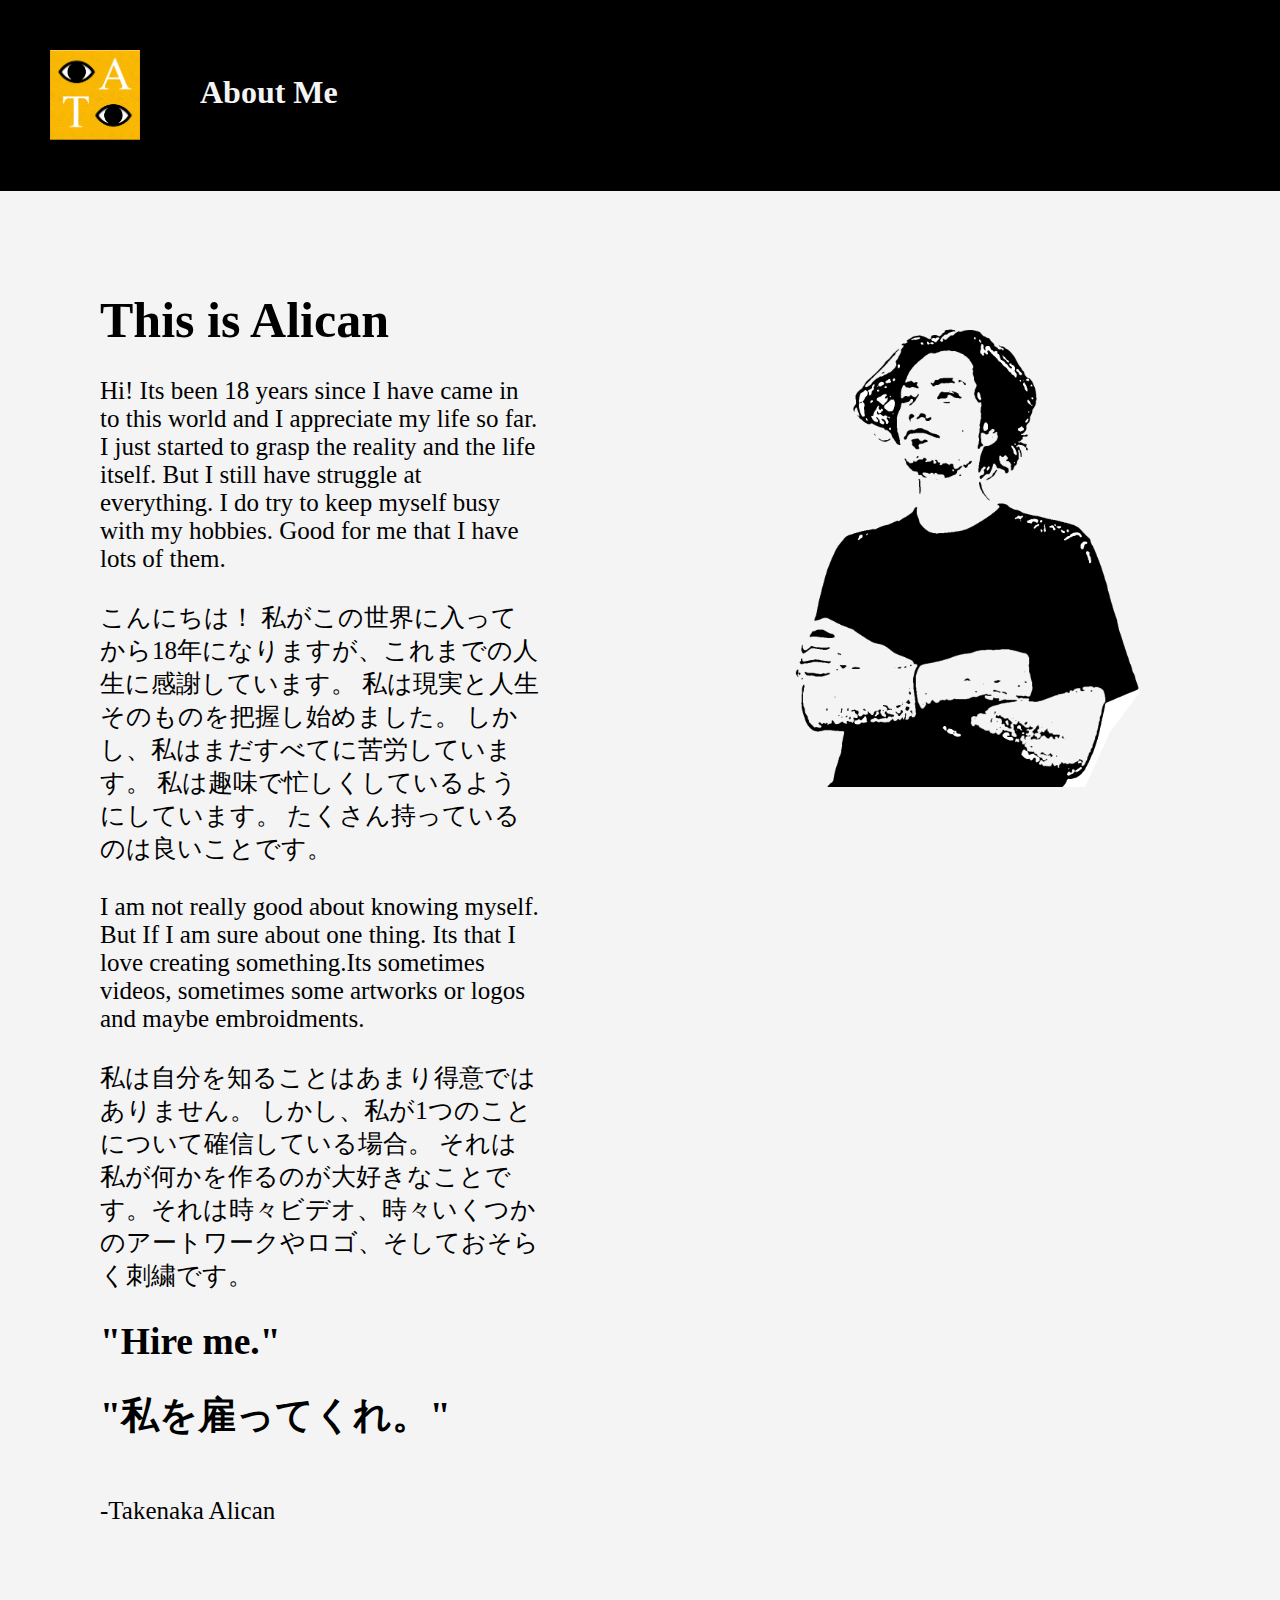
<file: about.html>
<!DOCTYPE html>
<html>
<link rel="stylesheet" type="text/css" href="aboutstyle.css">
	<head>
		<meta http-equiv="Content-Type" content="text/html; charset=utf-8" />
		<title>Takenaka Alican</title>
		<link rel="icon" type="image/x-icon" href="takenakaalican_logo.png" onclick="">
	</head>
<body>
	<style type="text/css">
		body {
			background-color:#f4f4f4;
		}
	</style>
	<div class="aboutbackgound">
<div class="header">
			<a href="index.html"><img src="takenakaalican_logo.png" width="90"></a>
					<header>
						<h1>About Me</h1>
					</header>
			</div>	
			<div class="block2">
				<h1>This is Alican</h1>
				<br>
				<p>Hi! Its been 18 years since I have came in to this world and I appreciate my life so far. I just started to grasp the reality and the life itself. But I still have struggle at everything. I do try to keep myself busy with my hobbies. Good for me that I have lots of them.</p>
				<br>
				<p>こんにちは！ 私がこの世界に入ってから18年になりますが、これまでの人生に感謝しています。 私は現実と人生そのものを把握し始めました。 しかし、私はまだすべてに苦労しています。 私は趣味で忙しくしているようにしています。 たくさん持っているのは良いことです。</p>
				<br>
				<p>I am not really good about knowing myself. But If I am sure about one thing. Its that I love creating something.Its sometimes videos, sometimes some artworks or logos and maybe embroidments.</p>
				<br>
				<p>私は自分を知ることはあまり得意ではありません。 しかし、私が1つのことについて確信している場合。 それは私が何かを作るのが大好きなことです。それは時々ビデオ、時々いくつかのアートワークやロゴ、そしておそらく刺繍です。</p>
				<br>
				<h2>          "Hire me."</h2>
				<br>
				<h2>          "私を雇ってくれ。"</h2>
				<br><br>
			<p>               -Takenaka Alican</p>

			</div>	
			<div class="block2">
				<img src="portrait.png" width="800" class="portrait">
			</div>
			</div>
</body>
</html>
</file>
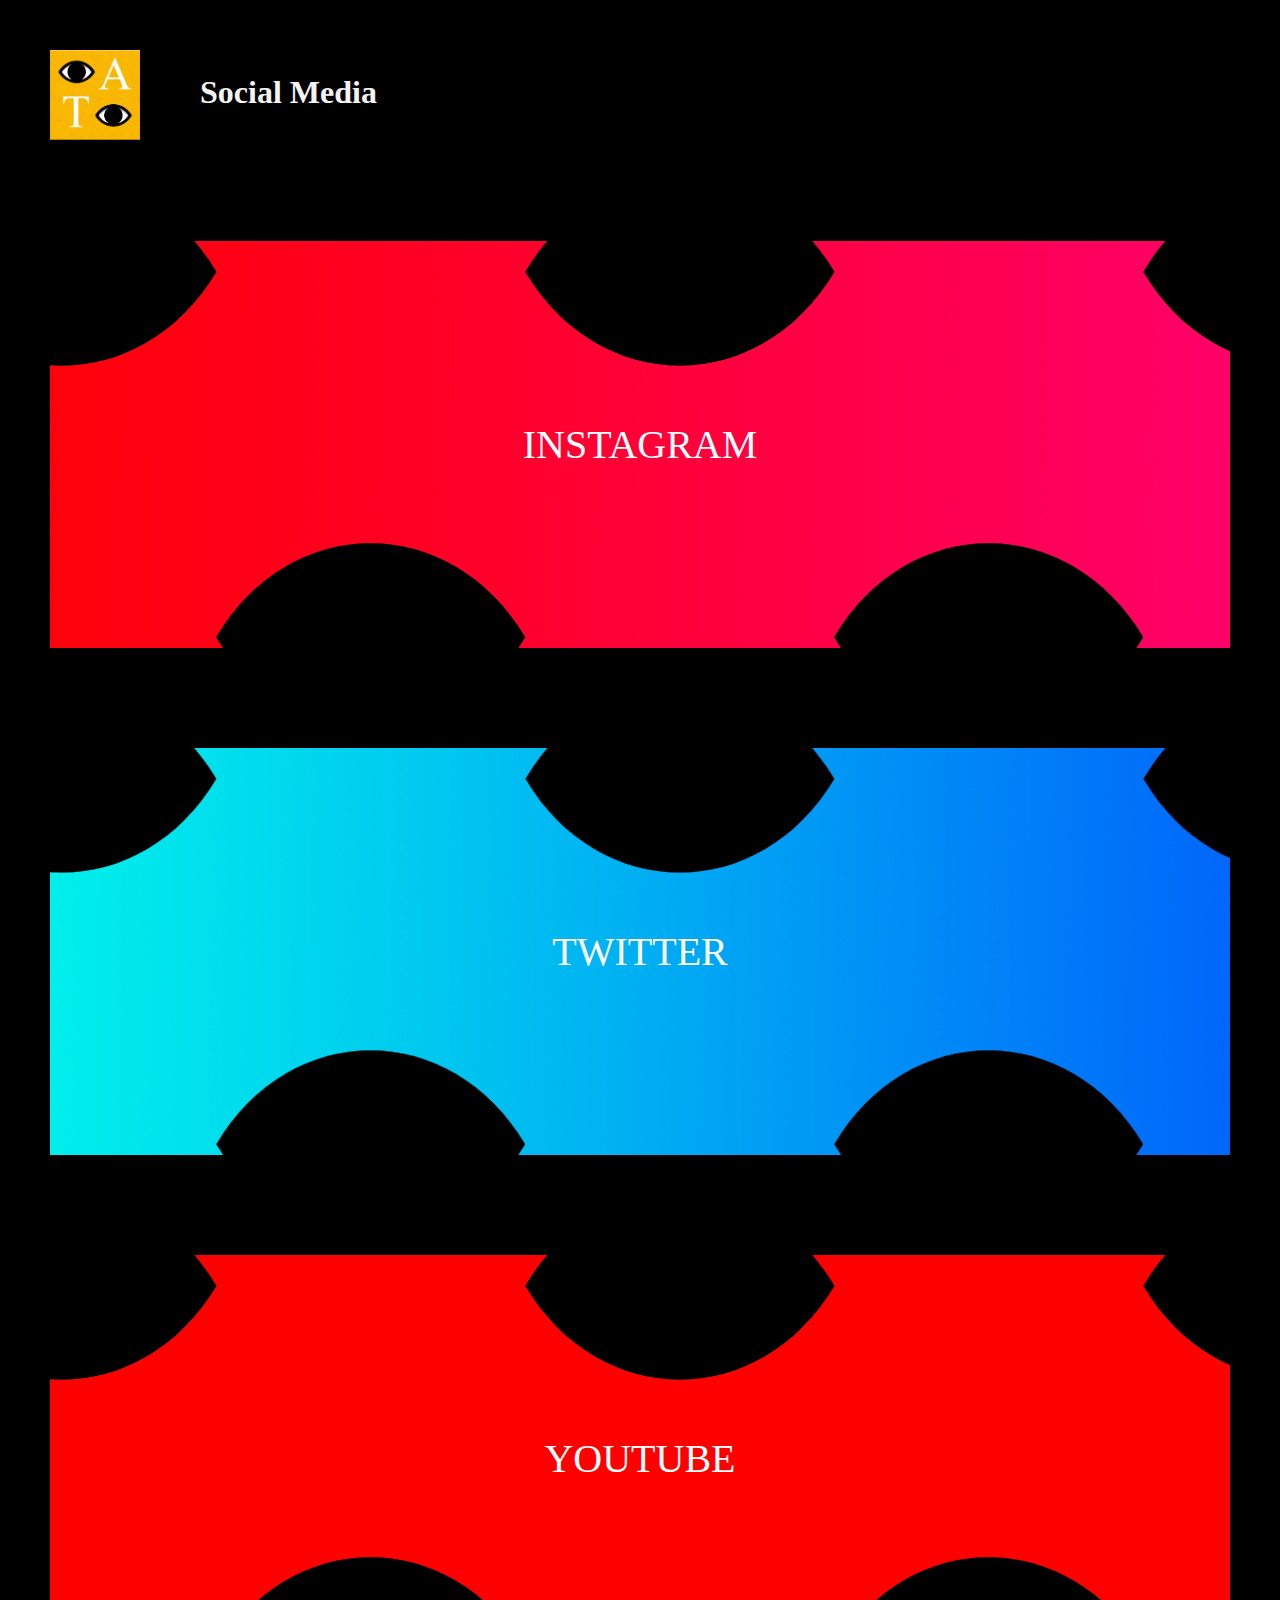
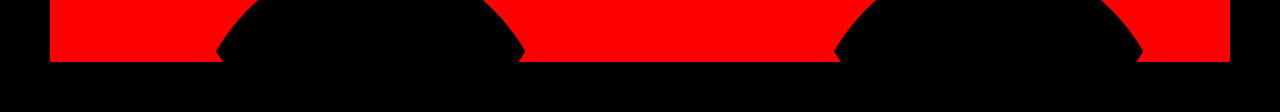
<file: socialmedia.html>
<!DOCTYPE html>
<html>
<link rel="stylesheet" type="text/css" href="socialmediastyle.css">
	<head>
		<title>Takenaka Alican</title>
		<link rel="icon" type="image/x-icon" href="takenakaalican_logo.png">
	</head>
<body>
<div class="header">
			<a href="index.html"><img src="takenakaalican_logo.png" width="90"></a>
					<header>
						<h1>Social Media</h1>
					</header>
			</div>
			<div class="socialmediaimages">
				<a id="instagram" href="https://www.instagram.com/wlwcwn/">INSTAGRAM</a>
			</div>
				<div class="socialmediaimages">
				
					<a id="twitter" href="https://twitter.com/wlwcwn">TWITTER</a>
				</div>	
					<div class="socialmediaimages">
						
						<a id="youtube" href="https://www.youtube.com/channel/UCeX2LkLszBwDP3VC4VSQHRw">YOUTUBE</a>
					</div>			
</body>
</html>
</file>
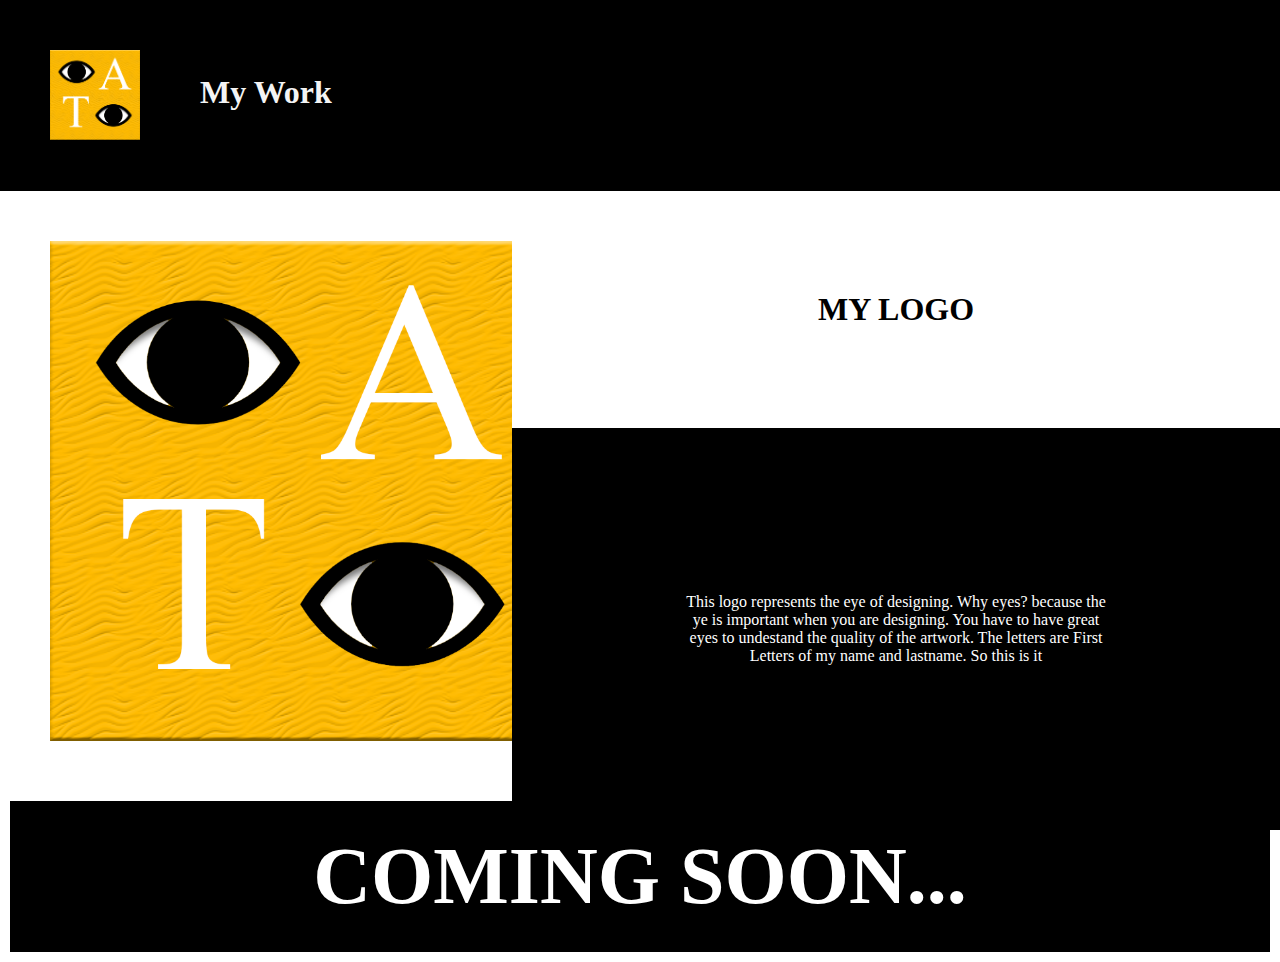
<file: work.html>
<!DOCTYPE html>
<html>
<link rel="stylesheet" type="text/css" href="style.css">
	<head>
		<title>Takenaka Alican</title>
		<link rel="icon" type="image/x-icon" href="takenakaalican_logo.png">
	</head>
<body>
		<div class="header">
			<a href="index.html"><img src="takenakaalican_logo.png" width="90"></a>
					<header>
						<h1>My Work</h1>
					</header>
		</div>
					
					<div class="artwork">
					  <img src="takenakaalican_logo.png" width="500">			  
					</div>

					<div class="descriptiontitle">
						<h1>MY LOGO</h1>
					</div>
					<div class="description">
						<p>This logo represents the eye of designing. Why eyes? because the ye is important when you are designing. You have to have great eyes to undestand the quality of the artwork. The letters are First Letters of my name and lastname. So this is it</p>
					</div>
					<div class="comingsoon">
						<h1>COMING SOON...</h1>
					</div>



			
</body>
</html>
</file>
<file: aboutstyle.css>
* { margin:0;
    padding:0;
     }

body{
	background-color: #f4f4f4 ;
}


.header {
	background-color: black;
	color: #f4f4f4;
}

.header h1 {
	margin-left: 200px ;
	margin-top: -120px ;
	padding-bottom: 80px ;
}

.header img {
	padding: 50px ;
}

.navbar a { color:black;
  	text-decoration: none; 
  	font-size: 20px;}

.navbar a:hover{
	background-color:yellow;
	color:orange;
	box-sizing:border-box;

}

.navbar a:active{
	background-image:url('activeeyes.png');
	background-size:100%, 100%;
	background-position:center;
}

.navbar  a { float:left;
	width:33.3333% ;
	padding:40px; 
	box-sizing:border-box;
	background-color:#fcbd0f;
	border-left: 5px solid orange;
	border-right: 5px solid orange;}

.navb {
	font: 5vw solid;
	font-family: Helvetica;
	font-weight:bold;
	text-align:center;
	letter-spacing:20px;}

.welcometext {
	color: white;
	font-size: 200px ;
	font-family: Times;
}

.paragraph {
	color:white;
	font-family:Times;
	font-size:20px;
}				

.center {
	text-align:center;
	padding-top:380px;
	padding-bottom:380px;
}

.block {
	background-color:#f4f4f4;
	width:50%;
	float:left;
	box-sizing:border-box;
	padding:100px ;
	font-size:25px;

}

.block2 {
	background-color:#f4f4f4;
	max-width:50%;
	float:left;
	box-sizing:border-box;
	padding:100px;
	font-size:25px;
	border-bottom:100px;
}


div.polaroid {
  width: 33.3%;
  background-color: white;
  margin: 25px;
}

div.container {
  text-align: center;
  padding: 10px 20px;
}

.portrait {
	width:100%;
}


.aboutbackground {
	background-color:#f4f4f4;
}

.whiteblock {

	background-color:#f4f4f4;
	float:left;
	box-sizing:border-box;
	padding:0%;

}

#showcase {

	background-color:#f4f4f4;
	min-height:500px;
	position:center right;
	text-align:center;
}
</file>
<file: socialmediastyle.css>
* { margin:0;
    padding:0;
     }

body{
	background-color: black ;
}


.header {
	background-color: black;
	color: #f4f4f4;
}

.header h1 {
	margin-left: 200px ;
	margin-top: -120px ;
	padding-bottom: 80px ;
}

.header img {
	padding: 50px ;
}

.navbar a { color:black;
  	text-decoration: none; 
  	font-size: 20px;}

.navbar a:hover{
	background-color:yellow;
	color:orange;
	box-sizing:border-box;

}

.navbar a:active{
	background-image:url('activeeyes.png');
	background-size:100%, 100%;
	background-position:center;
}

.navbar  a { float:left;
	width:33.3333% ;
	padding:40px; 
	box-sizing:border-box;
	background-color:#fcbd0f;
	border-left: 5px solid orange;
	border-right: 5px solid orange;}

.navb {
	font: 5vw solid;
	font-family: Helvetica;
	font-weight:bold;
	text-align:center;
	letter-spacing:20px;}

.welcometext {
	color: white;
	font-size: 200px ;
	font-family: Times;
}

.paragraph {
	color:white;
	font-family:Times;
	font-size:20px;
}				

.center {
	text-align:center;
	padding-top:380px;
	padding-bottom:380px;
}

.block {
	background-color:#f4f4f4;
	width:50%;
	float:left;
	box-sizing:border-box;
	padding:100px ;
	font-size:25px;

}

.block2 {
	background-color:#f4f4f4;
	max-width:50%;
	float:left;
	box-sizing:border-box;
	padding:100px;
	font-size:25px;
	border-bottom:100px;
}


div.polaroid {
  width: 33.3%;
  background-color: white;
  margin: 25px;
}

div.container {
  text-align: center;
  padding: 10px 20px;
}

.portrait {
	width:100%;
}

.aboutbackground {
	background-color:#f4f4f4;
}

.whiteblock {

	background-color:#f4f4f4;
	float:left;
	box-sizing:border-box;
	padding:0%;

}

#showcase {

	background-color:#f4f4f4;
	min-height:500px;
	position:center right;
	text-align:center;
	overflow:hidden;
}

.socialmediaimages a {
	
	position:center;
	width:100%;
	box-sizing:border-box;
	padding:180px;
	float:left;
	text-align:center;
	font:40px white Times;
	text-decoration:none;
	color:white;
	border:solid black 50px;
}

#instagram {
	
	background-image:url('instagramclose.png');
}

#instagram:hover {
	background-image:url('instagram.png');
}

#twitter {
	
	background-image:url('twitterclose.png');
}

#twitter:hover {
	background-image:url('twitter.png');
}


#youtube {

	background-image:url('youtubeclose.png');  }

#youtube:hover {
	background-image:url('youtube.png');
}
</file>
<file: style.css>
* { margin:0;
    padding:0;
     }

body{
	background-color: #efefef ;
	background-image: url('pagebg.png');
}


.header {
	background-color: black;
	color: #f4f4f4;
}

.header h1 {
	margin-left: 200px ;
	margin-top: -120px ;
	padding-bottom: 80px ;
}

.header img {
	padding: 50px ;
}

.navbar a { color:black;
  	text-decoration: none; 
  	font-size: 20px;}

.navbar a:hover{
	background-color:yellow;
	color:orange;
	box-sizing:border-box;

}

.navbar a:active{
	background-image:url('activeeyes.png');
	background-size:100%, 100%;
	background-position:center;
}

.navbar  a { float:left;
	width:33.3333% ;
	padding:40px; 
	box-sizing:border-box;
	background-color:#fcbd0f;
	border-left: 5px solid orange;
	border-right: 5px solid orange;}

.navb {
	font: 5vw solid;
	font-family: Helvetica;
	font-weight:bold;
	text-align:center;
	letter-spacing:20px;}

.welcometext {
	color: white;
	font-size: 200px ;
	font-family: Times;
}

.paragraph {
	color:white;
	font-family:Times;
	font-size:20px;
}				

.center {
	text-align:center;
	padding-top:380px;
	padding-bottom:380px;
}

.block {
	background-color:#f4f4f4;
	width:50%;
	float:left;
	box-sizing:border-box;
	padding:100px ;
	font-size:25px;
	font-family:Arial ,Times ;
	

}

.block2 {
	background-color:#f4f4f4;
	max-width:50%;
	float:left;
	box-sizing:border-box;
	padding:100px;
	font-size:25px;
	border-bottom:100px;
}




.portrait {
	width:100%;
}

.aboutbackground {
	background-color:#f4f4f4;
}

.whiteblock {

	background-color:#f4f4f4;
	float:left;
	box-sizing:border-box;
	padding:0%;

}

.artwork {
	padding:50px;
	background-color:white;

	float:left;
	width:40%;
	box-sizing:border-box;


}

.descriptiontitle {
	float:left;
	background-color:white;
	width:60%;
	box-sizing:border-box;
	text-align:center;
	padding:100px;
	
}

.description {
	float:left;
	background-color:black;
	width:60%;
	box-sizing:border-box;
	text-align:center;
	padding:165px;
	color:white;
	
}

#showcase {

	background-color:#f4f4f4;
	min-height:500px;
	position:center right;
	text-align:center;
	overflow:hidden;
}

.socialmediaimages a {
	
	position:center;
	width:100%;
	box-sizing:border-box;
	padding:200px;
	float:left;
	text-align:center;
	font:40px white Times;
	text-decoration:none;
	color:white;
}

.comingsoon {

	font:40px Times;
	color:white;
	background-color:black;
	padding:30px 60px;
	border:10px white solid;
	text-align:center;
	position:center;
	margin-top:600px;
}
</file>
